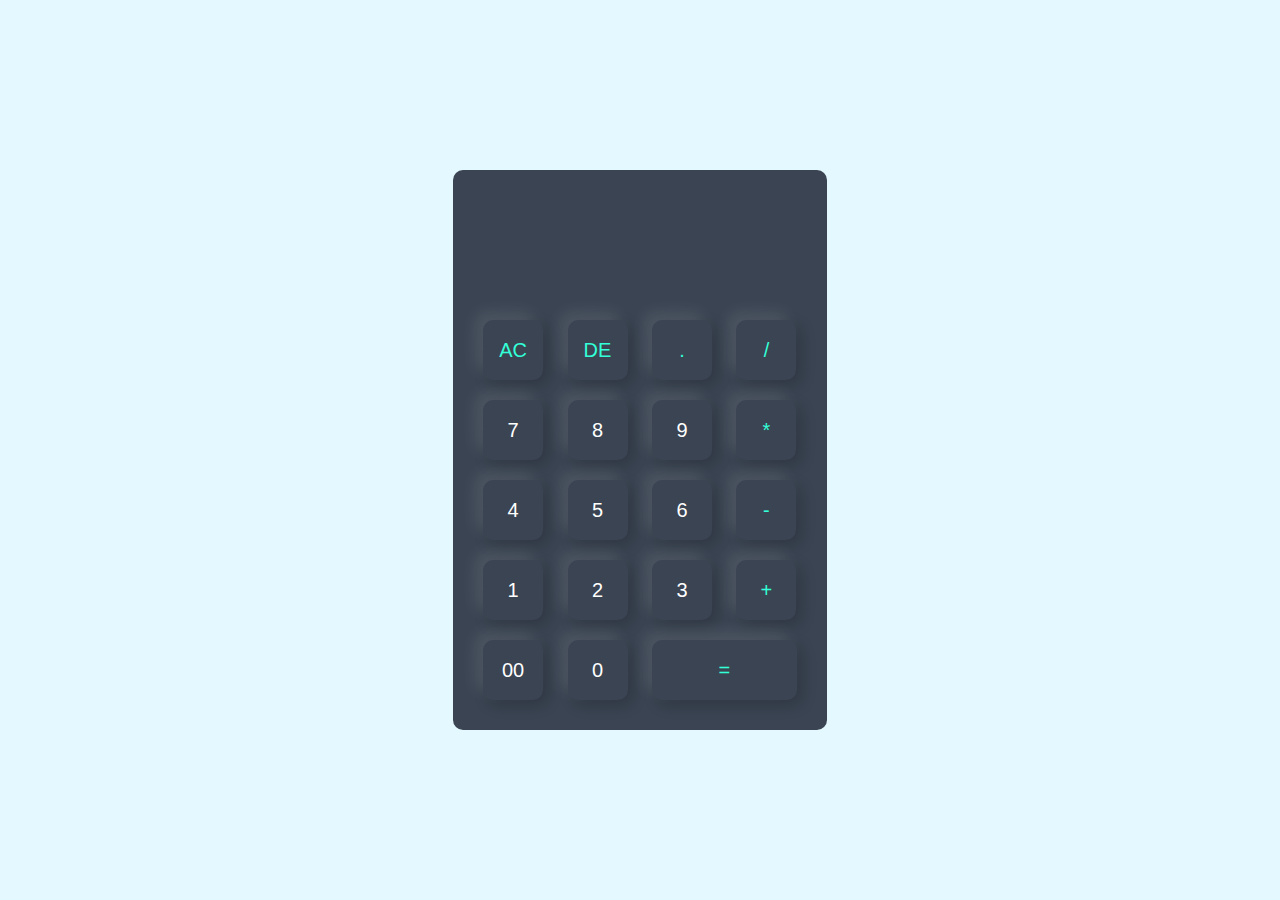
<file: Calculator/index.html>
<!DOCTYPE html>
<html lang="en">
  <head>
    <meta charset="UTF-8" />
    <meta name="viewport" content="width=device-width, initial-scale=1.0" />
    <title>Document</title>
    <link rel="stylesheet" href="style.css" />
  </head>
  <body>
    <div class="container">
      <div class="calculator">
        <form>
          <div class="display">
            <input type="text" name="display" />
          </div>
          <div>
            <input
              class="operator"
              type="button"
              value="AC"
              onclick="display.value = ''"
            />
            <input
              class="operator"
              type="button"
              value="DE"
              onclick="display.value = display.value.toString().slice(0,-1)"
            />
            <input
              class="operator"
              type="button"
              value="."
              onclick="display.value += '.'"
            />
            <input
              class="operator"
              type="button"
              value="/"
              onclick="display.value += '/'"
            />
          </div>
          <div>
            <input type="button" value="7" onclick="display.value += '7'" />
            <input type="button" value="8" onclick="display.value += '8'" />
            <input type="button" value="9" onclick="display.value += '9'" />
            <input
              class="operator"
              type="button"
              value="*"
              onclick="display.value += '*'"
            />
          </div>
          <div>
            <input type="button" value="4" onclick="display.value += '4'" />
            <input type="button" value="5" onclick="display.value += '5'" />
            <input type="button" value="6" onclick="display.value += '6'" />
            <input
              class="operator"
              type="button"
              value="-"
              onclick="display.value += '-'"
            />
          </div>
          <div>
            <input type="button" value="1" onclick="display.value += '1'" />
            <input type="button" value="2" onclick="display.value += '2'" />
            <input type="button" value="3" onclick="display.value += '3'" />
            <input
              class="operator"
              type="button"
              value="+"
              onclick="display.value += '+'"
            />
          </div>
          <div>
            <input type="button" value="00" onclick="display.value += '00'" />
            <input type="button" value="0" onclick="display.value += '0'" />
            <input
              class="equal operator"
              type="button"
              value="="
              onclick="display.value = eval(display.value)"
            />
          </div>
        </form>
      </div>
    </div>
    <script></script>
  </body>
</html>
</file>
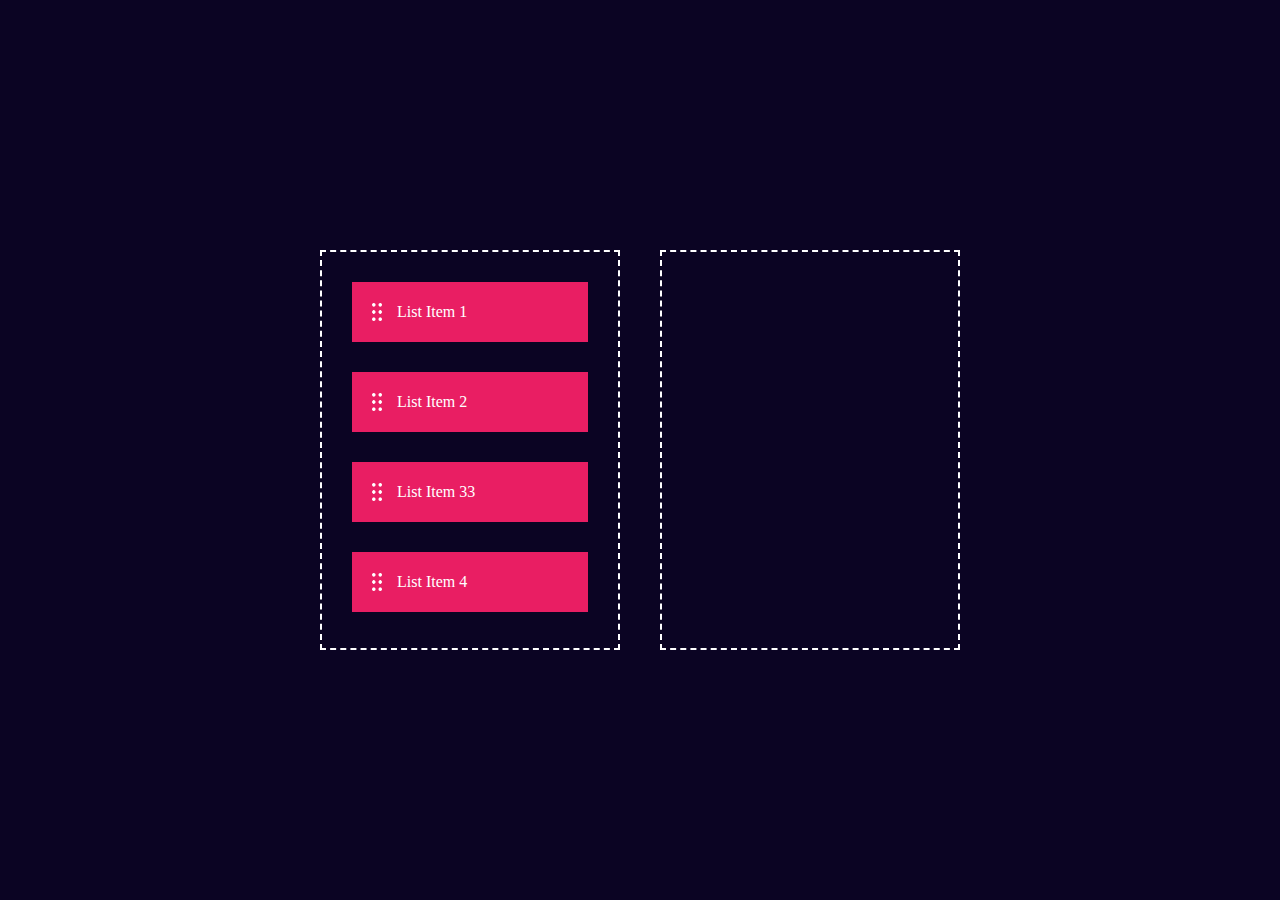
<file: DragnDrop/index.html>
<!DOCTYPE html>
<html lang="en">
  <head>
    <meta charset="UTF-8" />
    <meta name="viewport" content="width=device-width, initial-scale=1.0" />
    <title>Drag and Drog</title>
    <link rel="stylesheet" href="style.css" />
  </head>
  <body>
    <div class="container">
      <div id="left">
        <div class="list" draggable="true">
          <img src="drag_drop_icon.png" alt="icon" />
          List Item 1
        </div>
        <div class="list" draggable="true">
          <img src="drag_drop_icon.png" alt="icon" />
          List Item 2
        </div>
        <div class="list" draggable="true">
          <img src="drag_drop_icon.png" alt="icon" />
          List Item 33
        </div>
        <div class="list" draggable="true">
          <img src="drag_drop_icon.png" alt="icon" />
          List Item 4
        </div>
      </div>
      <div id="right"></div>
    </div>
    <script>
      let lists = document.getElementsByClassName("list");
      let leftBox = document.getElementById("left");
      let rightBox = document.getElementById("right");
      for (list of lists) {
        list.addEventListener("dragstart", function (e) {
          let selected = e.target;

          rightBox.addEventListener("dragover", function (e) {
            e.preventDefault();
          });
          rightBox.addEventListener("drop", function (e) {
            rightBox.appendChild(selected);
            selected = null;
          });

          leftBox.addEventListener("dragover", function (e) {
            e.preventDefault();
          });
          leftBox.addEventListener("drop", function (e) {
            leftBox.appendChild(selected);
            selected = null;
          });
        });
      }
    </script>
  </body>
</html>
</file>
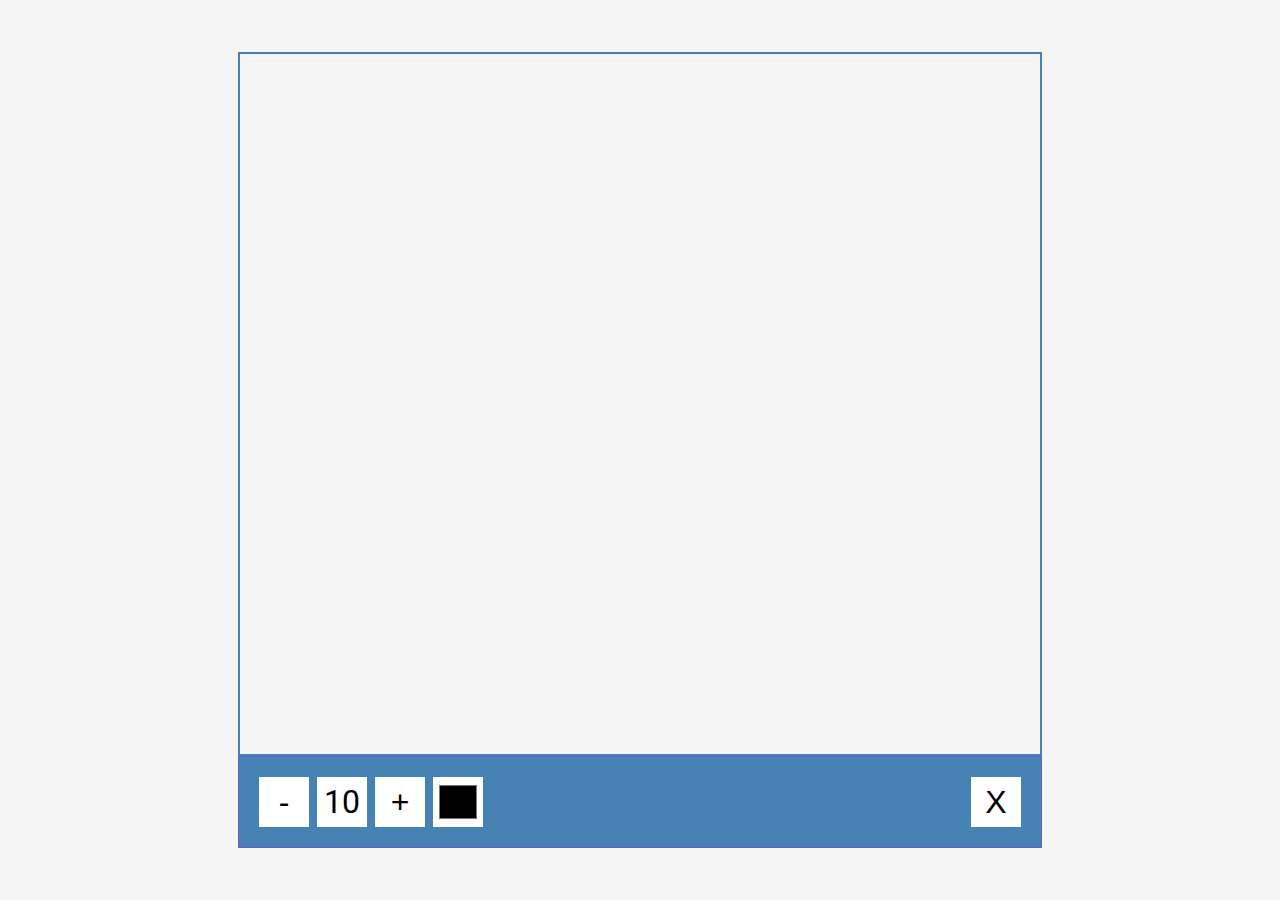
<file: Drawing_App/index.html>
<!DOCTYPE html>
<html lang="en">
  <head>
    <meta charset="UTF-8" />
    <meta name="viewport" content="width=device-width, initial-scale=1.0" />
    <link rel="stylesheet" href="style.css" />
    <title>Drawing App</title>
  </head>
  <body>
    <canvas id="canvas" width="800" height="700"></canvas>
    <div class="toolbox">
      <button id="decrease">-</button>
      <span id="size">10</span>
      <button id="increase">+</button>
      <input type="color" id="color" />
      <button id="clear">X</button>
    </div>

    <script src="script.js"></script>
  </body>
</html>
</file>
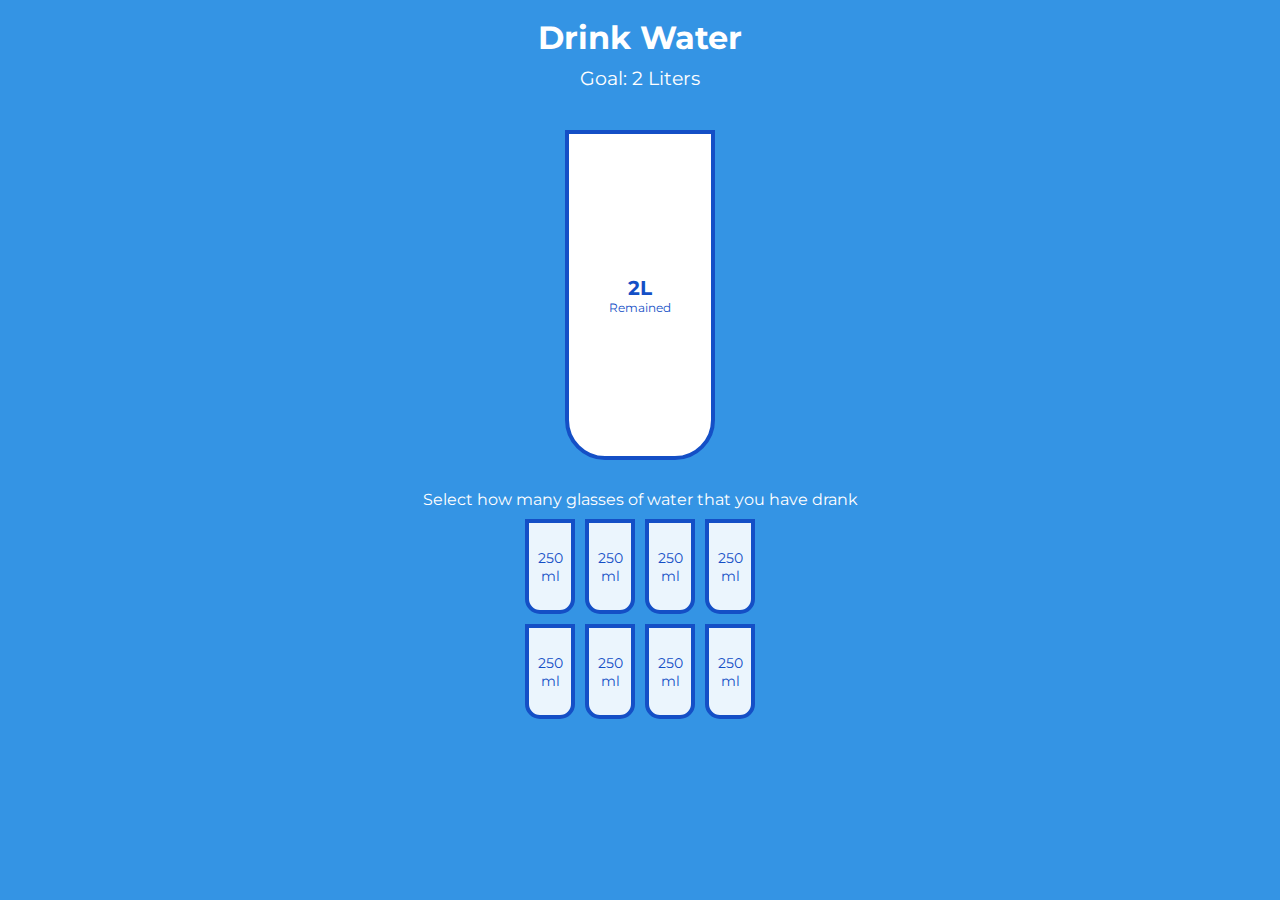
<file: Drink_Water/index.html>
<!DOCTYPE html>
<html lang="en">
  <head>
    <meta charset="UTF-8" />
    <meta name="viewport" content="width=device-width, initial-scale=1.0" />
    <link rel="stylesheet" href="style.css" />
    <title>Drink Water</title>
  </head>
  <body>
    <h1>Drink Water</h1>
    <h3>Goal: 2 Liters</h3>

    <div class="cup">
      <div class="remained" id="remained">
        <span id="liters"></span>
        <small>Remained</small>
      </div>

      <div class="percentage" id="percentage"></div>
    </div>

    <p class="text">Select how many glasses of water that you have drank</p>

    <div class="cups">
      <div class="cup cup-small">250 ml</div>
      <div class="cup cup-small">250 ml</div>
      <div class="cup cup-small">250 ml</div>
      <div class="cup cup-small">250 ml</div>
      <div class="cup cup-small">250 ml</div>
      <div class="cup cup-small">250 ml</div>
      <div class="cup cup-small">250 ml</div>
      <div class="cup cup-small">250 ml</div>
    </div>

    <script src="script.js"></script>
  </body>
</html>
</file>
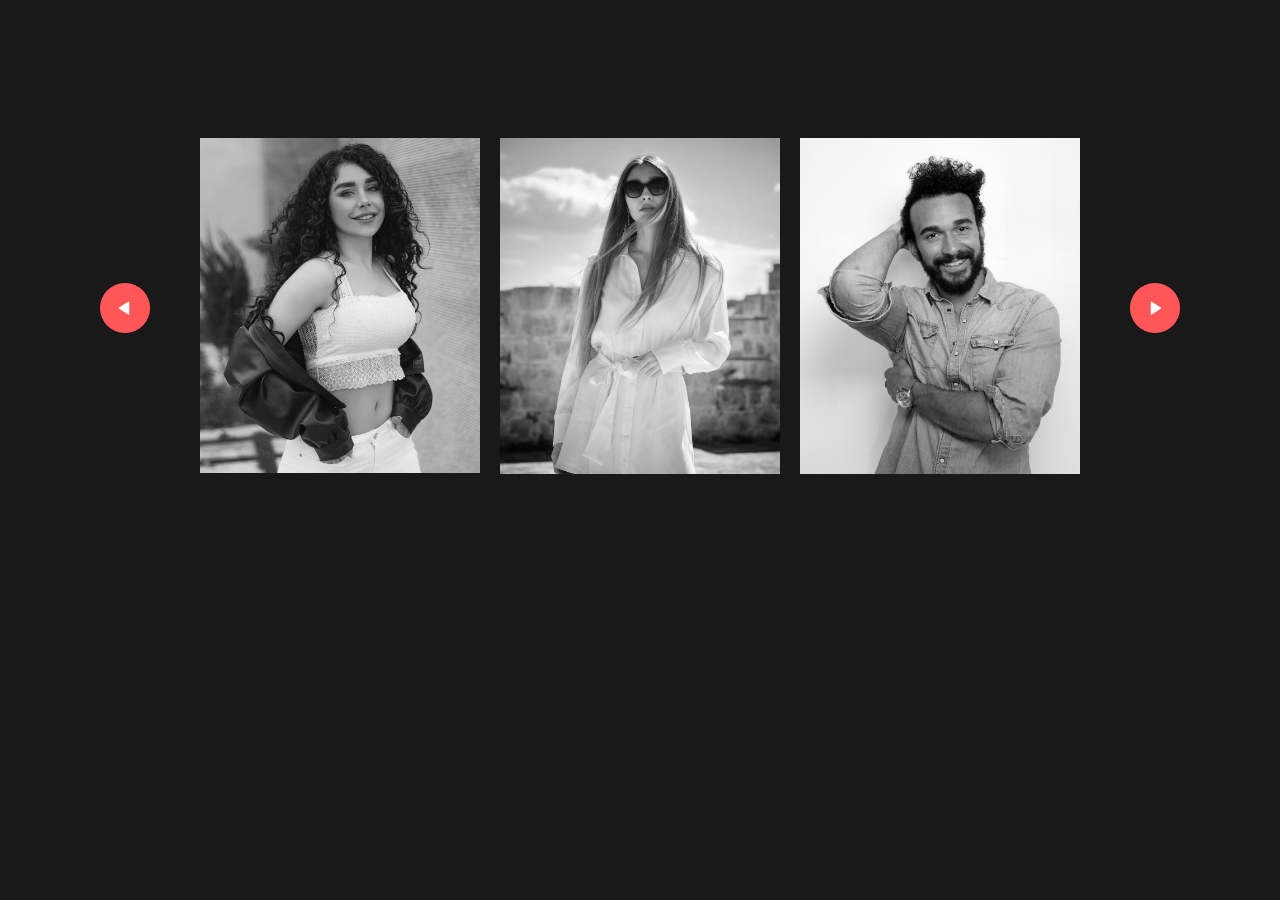
<file: Image_Gallery/index.html>
<!DOCTYPE html>
<html lang="en">
  <head>
    <meta charset="UTF-8" />
    <meta name="viewport" content="width=device-width, initial-scale=1.0" />
    <title>Image Gallery</title>
    <link rel="stylesheet" href="style.css" />
  </head>
  <body>
    <div class="gallery-wrap">
      <img src="images/back.png" id="backBtn" />
      <div class="gallery">
        <div>
          <span><img src="images/image-1.png" /></span>
          <span><img src="images/image-2.png" /></span>
          <span><img src="images/image-3.png" /></span>
        </div>
        <div>
          <span><img src="images/image-4.png" /></span>
          <span><img src="images/image-5.png" /></span>
          <span><img src="images/image-6.png" /></span>
        </div>
      </div>
      <img src="images/next.png" id="nextBtn" />
    </div>
    <script>
      let scrollContainer = document.querySelector(".gallery");
      let backBtn = document.getElementById("backBtn");
      let nextBtn = document.getElementById("nextBtn");
      scrollContainer.addEventListener("wheel", (event) => {
        event.preventDefault();
        scrollContainer.scrollLeft += event.deltaY;
        scrollContainer.style.scrollBehavior = "auto";
      });
      nextBtn.addEventListener("click", () => {
        scrollContainer.style.scrollBehavior = "smooth";
        scrollContainer.scrollLeft += 900;
      });
      backBtn.addEventListener("click", () => {
        scrollContainer.style.scrollBehavior = "smooth";
        scrollContainer.scrollLeft -= 900;
      });
    </script>
  </body>
</html>
</file>
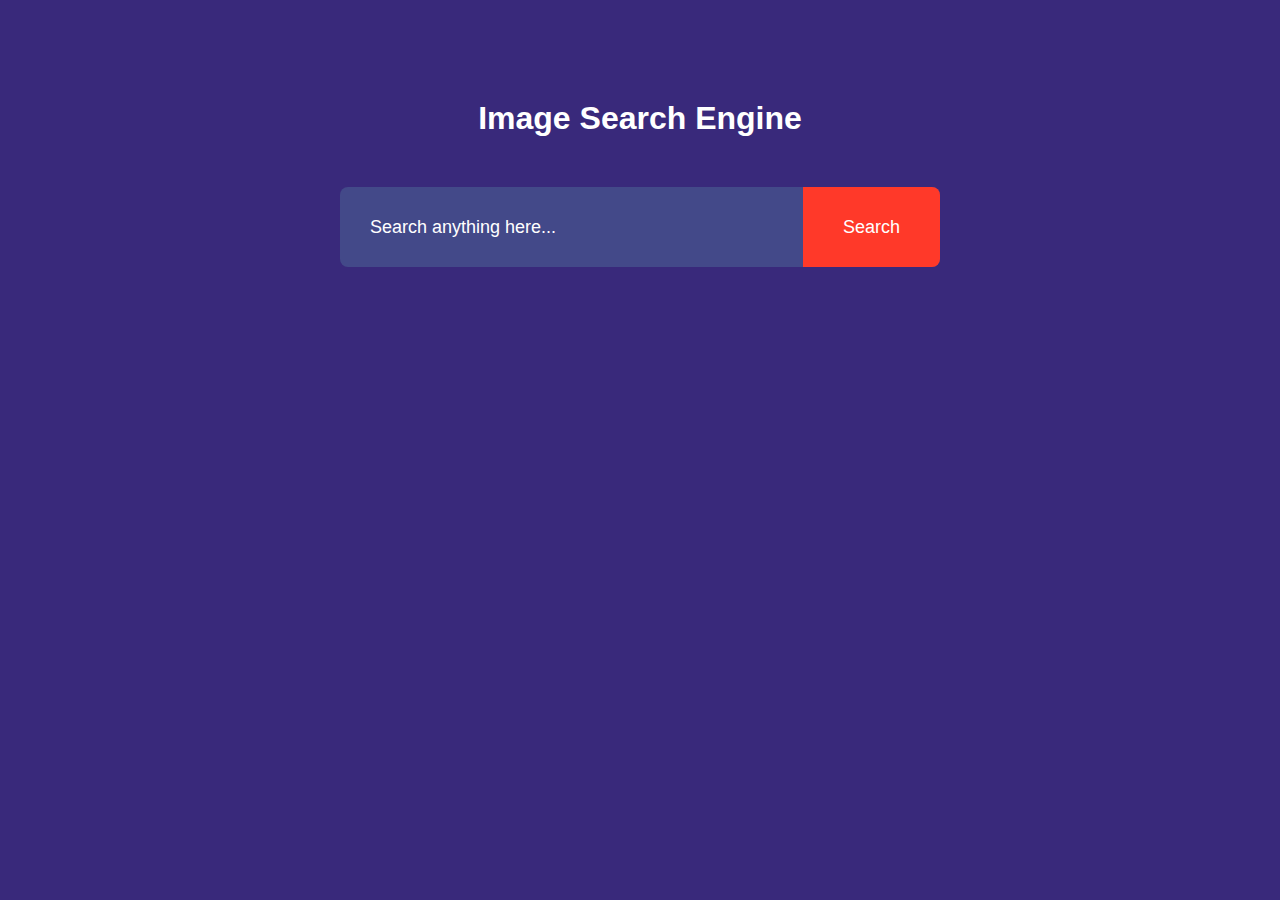
<file: Image_Search_Engine/index.html>
<!DOCTYPE html>
<html lang="en">
  <head>
    <meta charset="UTF-8" />
    <meta name="viewport" content="width=device-width, initial-scale=1.0" />
    <link rel="stylesheet" href="style.css" />
    <title>Image Search Engine</title>
  </head>
  <body>
    <h1>Image Search Engine</h1>
    <form id="search-forms">
      <input
        type="text"
        id="search-box"
        placeholder="Search anything here..."
      />
      <button>Search</button>
    </form>
    <div id="search-results"></div>
    <button id="show-more-btn">Show more</button>
    <script src="script.js"></script>
  </body>
</html>
</file>
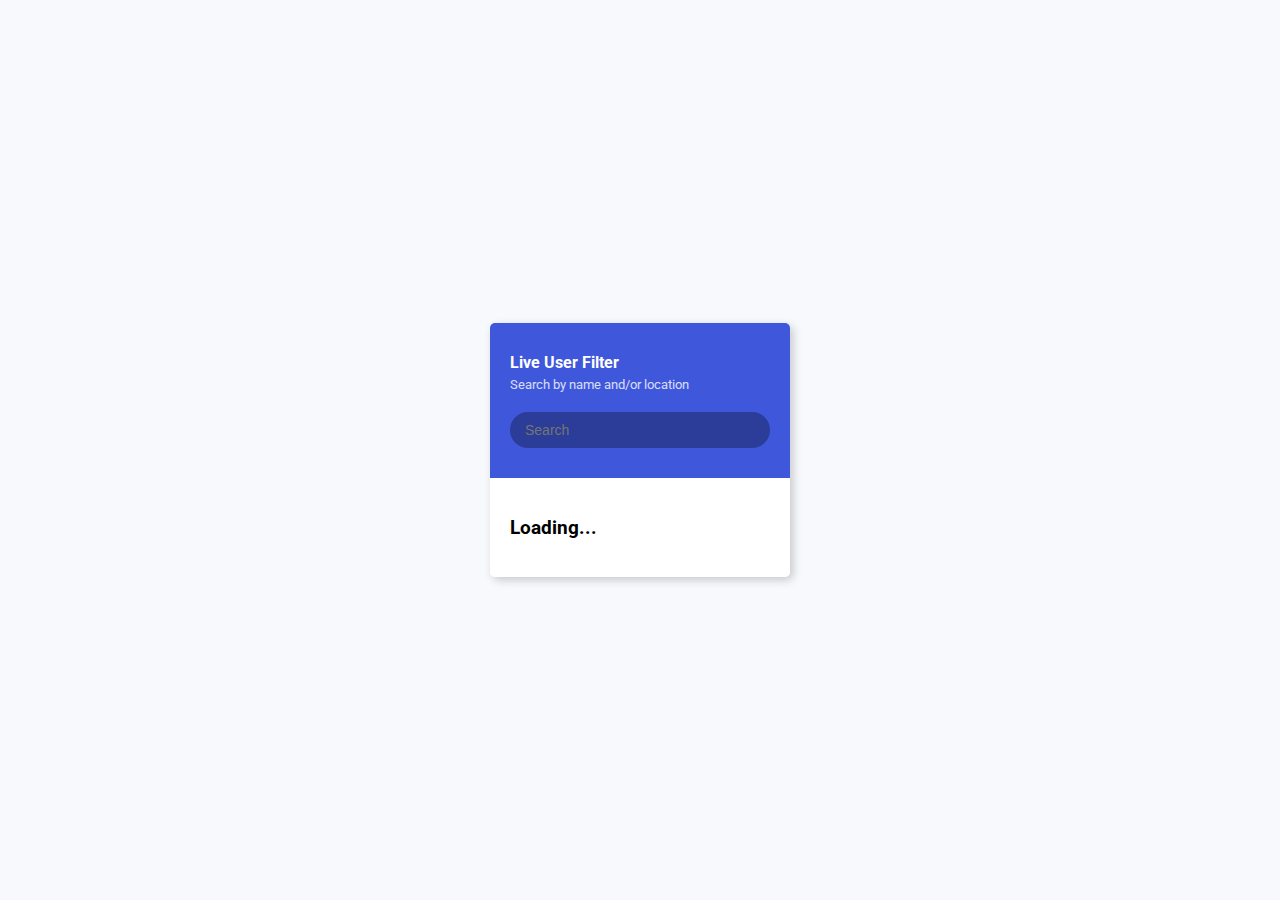
<file: Live_Filter/index.html>
<!DOCTYPE html>
<html lang="en">
  <head>
    <meta charset="UTF-8" />
    <meta name="viewport" content="width=device-width, initial-scale=1.0" />
    <link rel="stylesheet" href="style.css" />
    <title>Live User Filter</title>
  </head>
  <body>
    <div class="container">
      <header class="header">
        <h4 class="title">Live User Filter</h4>
        <small class="subtitle">Search by name and/or location</small>
        <input type="text" id="filter" placeholder="Search" />
      </header>

      <ul id="result" class="user-list">
        <li>
          <h3>Loading...</h3>
        </li>
      </ul>
    </div>
    <script src="script.js"></script>
  </body>
</html>
</file>
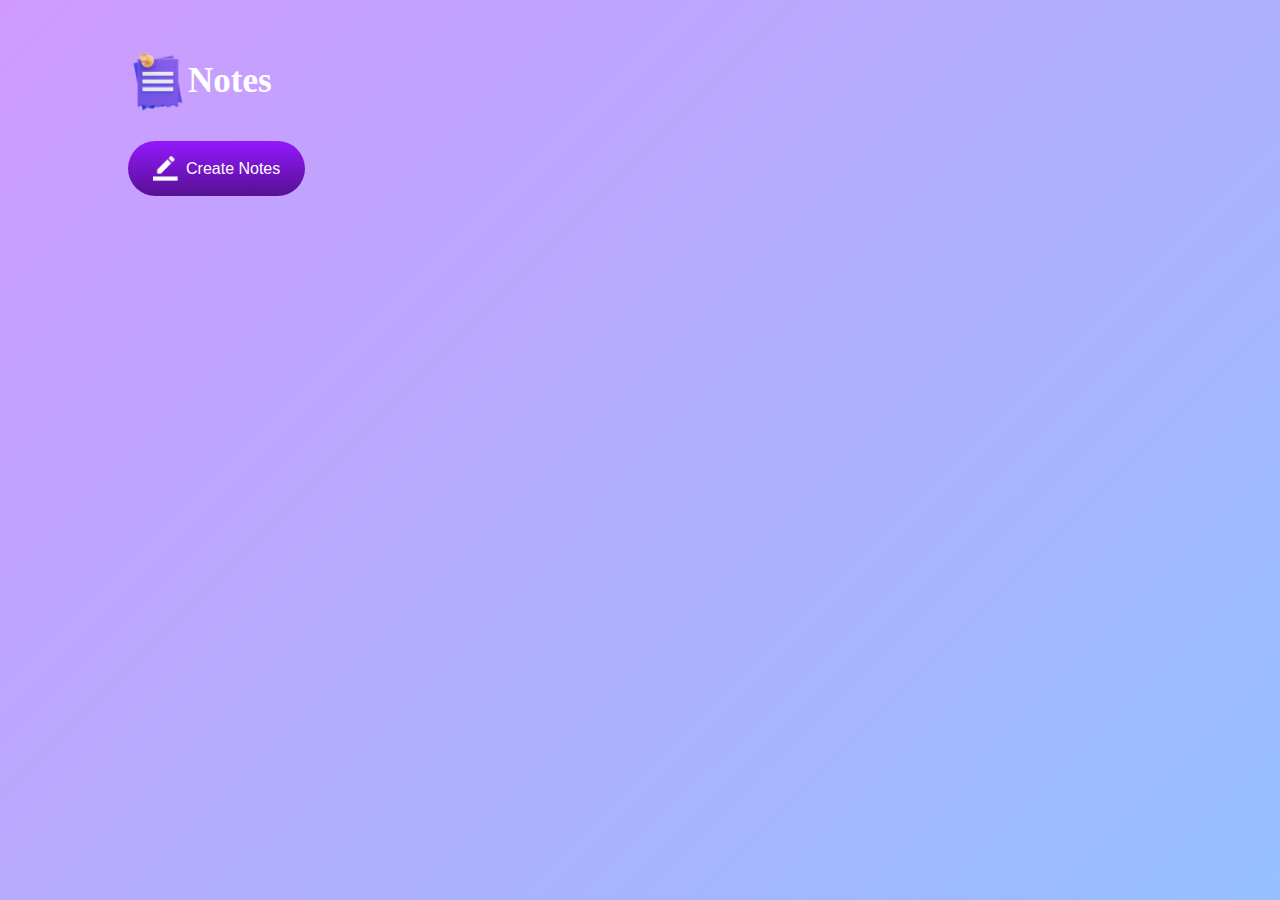
<file: Note/index.html>
<!DOCTYPE html>
<html lang="en">
  <head>
    <meta charset="UTF-8" />
    <meta name="viewport" content="width=device-width, initial-scale=1.0" />
    <title>Document</title>
    <link rel="stylesheet" href="style.css" />
  </head>
  <body>
    <div class="container">
      <h1><img src="images/notes.png" alt="head" />Notes</h1>
      <button class="btn">
        <img src="images/edit.png" alt="edit" />Create Notes
      </button>
      <div class="notes-container">
        <!-- <p contenteditable="true" class="input-box">
          <img src="images/delete.png" alt="delete" />
        </p> -->
      </div>
    </div>
    <script src="script.js"></script>
  </body>
</html>
</file>
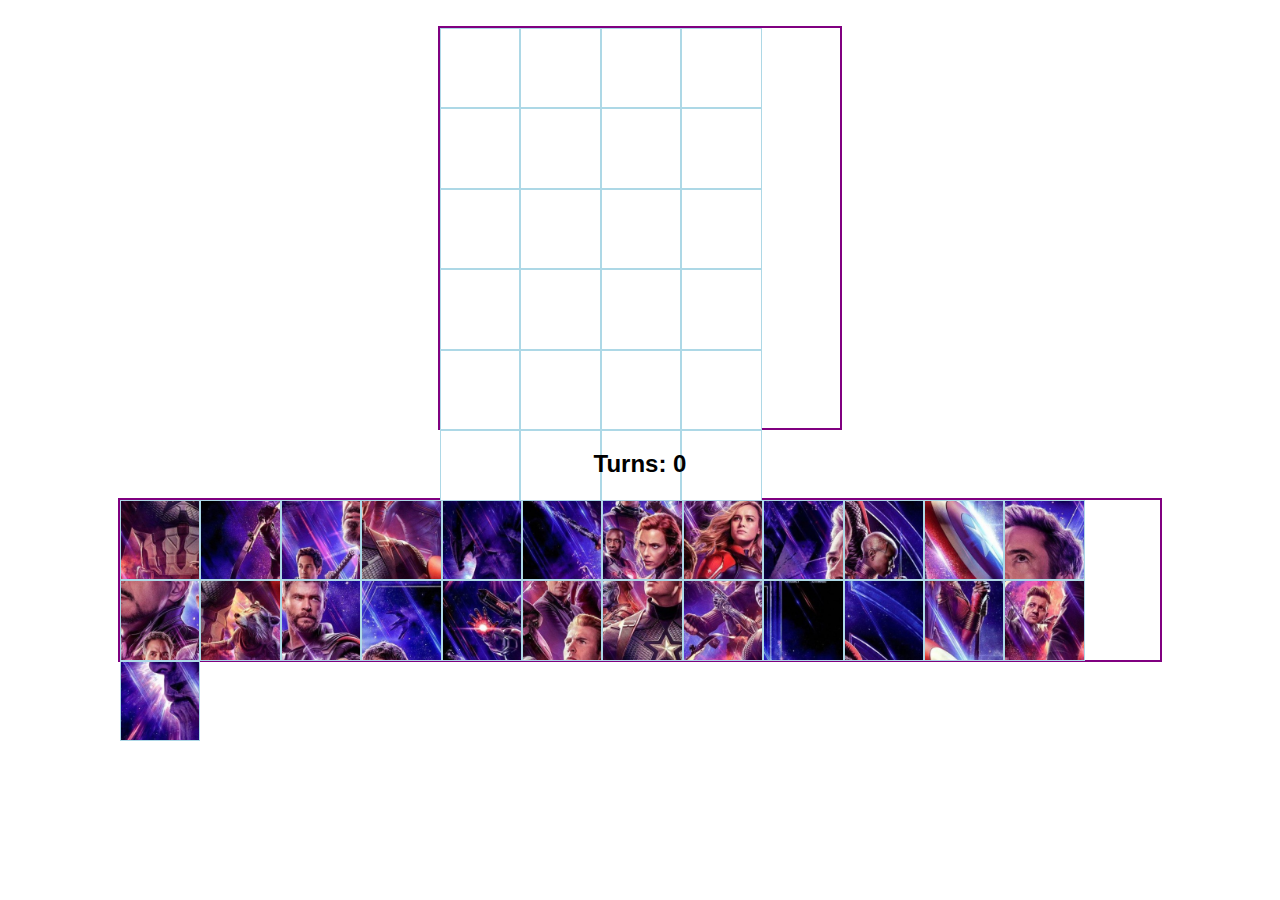
<file: PuzzleGame/index.html>
<!DOCTYPE html>
<html>
    <head>
        <meta charset="UTF-8">
        <meta name="viewport" content="width=device-width, initial-scale=1.0">
        <title>Avengers Puzzle</title>
        <link rel="stylesheet" href="puzzle.css">
        <script src="puzzle.js"></script>
    </head>

    <body>
        <br>
        <div id="board"></div>
        <h2>Turns: <span id="turns">0</span></h2>
        <div id="pieces"></div>
    </body>
</html>
</file>
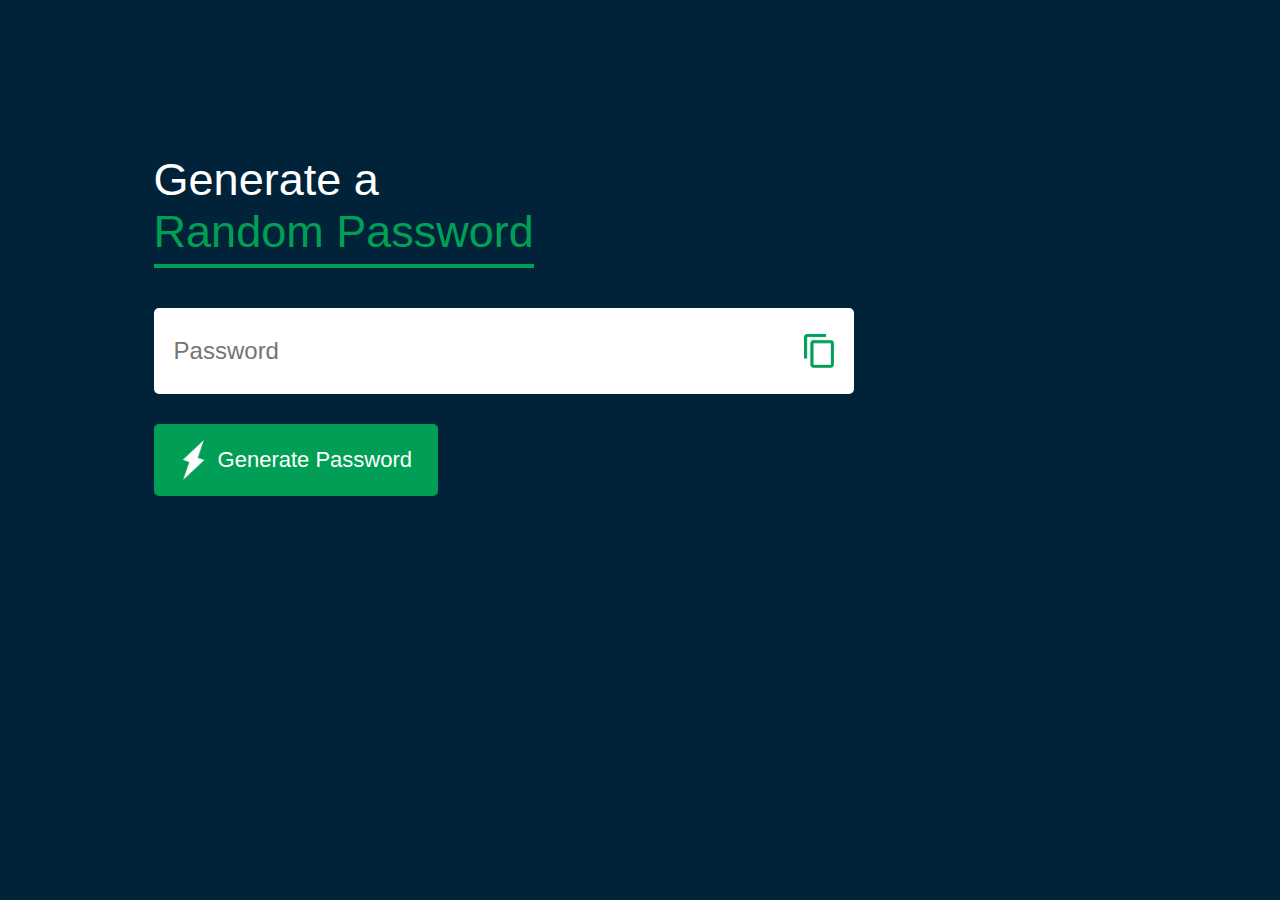
<file: Random_PassWord_Generate/index.html>
<!DOCTYPE html>
<html lang="en">
  <head>
    <meta charset="UTF-8" />
    <meta name="viewport" content="width=device-width, initial-scale=1.0" />
    <title>Document</title>
    <link rel="stylesheet" href="style.css" />
  </head>
  <body>
    <div class="container">
      <h1>
        Generate a<br />
        <span>Random Password</span>
      </h1>
      <div class="display">
        <input type="text" id="password" placeholder="Password" />
        <img onclick = "copyPassword()" src="images/copy.png" alt="Copy Icon" />
      </div>
      <button onclick = "createPassword()""><img src="images/generate.png" />Generate Password</button>
    </div>
    <script>
      const passwordBox = document.getElementById("password");
      const length = 12;
      const upperCase = "ABCDEFGHIJKLMNOPQRSTUVWXYZ";
      const lowerCase = "abcdefghijklmnopqrstuvwxyz";
      const number = "0123456789";
      const symbol = "!@#$%^&*()_+[]{}}|\/?-~,.`";

      const allChars = upperCase + lowerCase + number + symbol;
      function createPassword() {
        let password = "";
        password += upperCase[Math.floor(Math.random() * upperCase.length)];
        password += lowerCase[Math.floor(Math.random() * lowerCase.length)];
        password += number[Math.floor(Math.random() * number.length)];
        password += symbol[Math.floor(Math.random() * symbol.length)];
        while (length > password.length) {
          password += allChars[Math.floor(Math.random() * allChars.length)];
        }
        passwordBox.value = password;
      }
      function copyPassword(){
        passwordBox.select();
        document.execCommand("copy");
      }
    </script>
  </body>
</html>
</file>
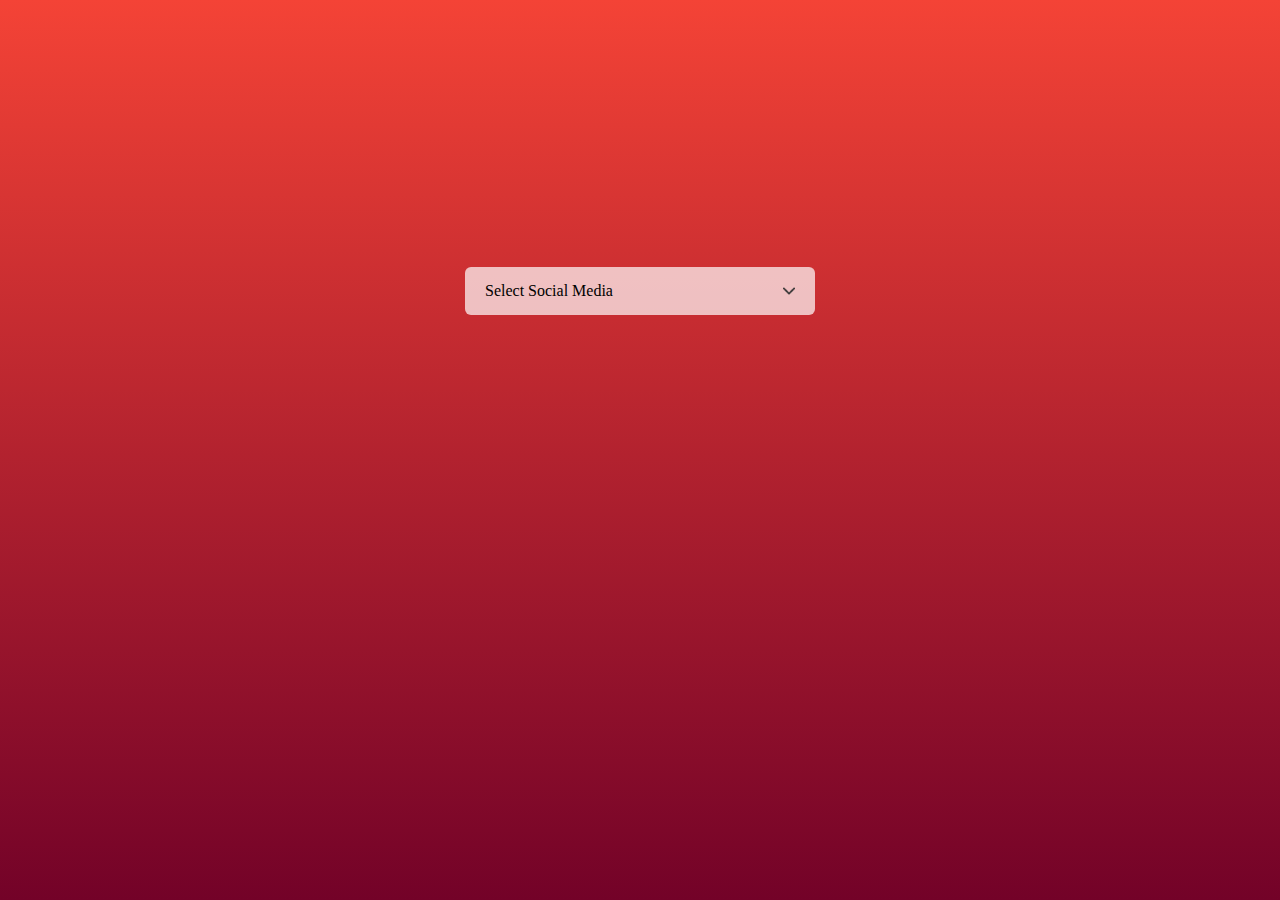
<file: Selection/index.html>
<!DOCTYPE html>
<html lang="en">
  <head>
    <meta charset="UTF-8" />
    <meta name="viewport" content="width=device-width, initial-scale=1.0" />
    <title>Document</title>
    <link rel="stylesheet" href="style.css" />
  </head>
  <body>
    <div class="container">
      <div class="selector">
        <div id="selectField">
          <p id="selectText">Select Social Media</p>
          <img src="images/arrow.png" alt="arrow" id="arrowIcon" />
        </div>
        <ul id="list" class="hide">
          <li class="options">
            <img src="images/facebook.png" alt="Facebook" />
            <p>Facebook</p>
          </li>
          <li class="options">
            <img src="images/youtube.png" alt="Facebook" />
            <p>Youtube</p>
          </li>
          <li class="options">
            <img src="images/instagram.png" alt="Facebook" />
            <p>Instagram</p>
          </li>
          <li class="options">
            <img src="images/pinterest.png" alt="Facebook" />
            <p>Pinterest</p>
          </li>
          <li class="options">
            <img src="images/whatsapp.png" alt="Facebook" />
            <p>Whatsapp</p>
          </li>
          <li class="options">
            <img src="images/twitter.png" alt="Facebook" />
            <p>Twitter</p>
          </li>
        </ul>
      </div>
    </div>
    <script>
      var selectField = document.getElementById("selectField");
      var selectText = document.getElementById("selectText");
      var options = document.getElementsByClassName("options");
      var list = document.getElementById("list");
      var arrowIcon = document.getElementById("arrowIcon");
      selectField.onclick = function () {
        list.classList.toggle("hide");
        arrowIcon.classList.toggle("rotate");
      };
      for (option of options) {
        option.onclick = function () {
          selectText.innerHTML = this.textContent;
          list.classList.toggle("hide");
          arrowIcon.classList.toggle("rotate");
        };
      }
    </script>
  </body>
</html>
</file>
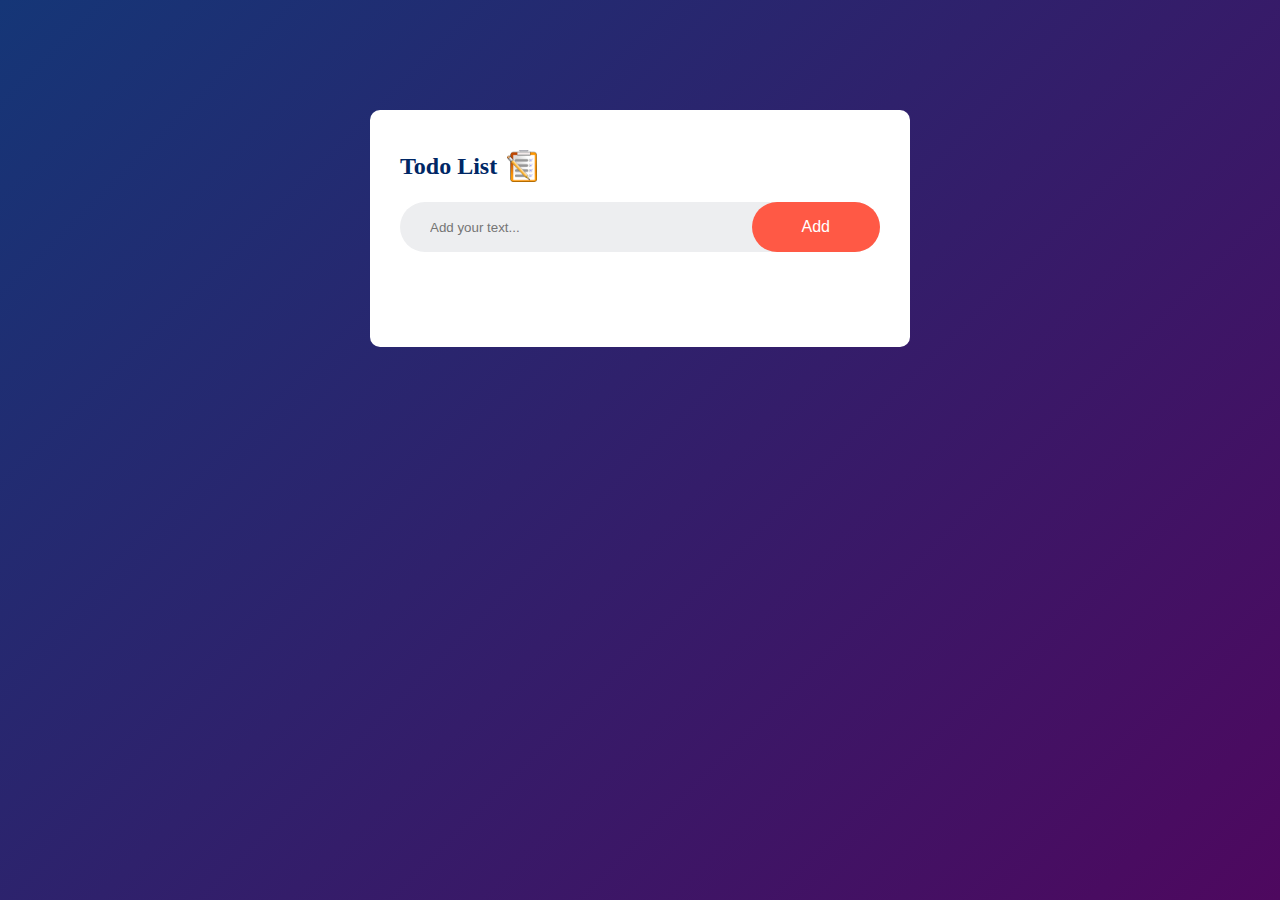
<file: Todo_List/index.html>
<!DOCTYPE html>
<html lang="en">
  <head>
    <meta charset="UTF-8" />
    <meta name="viewport" content="width=device-width, initial-scale=1.0" />
    <link rel="stylesheet" href="style.css" />
    <title>Todo List</title>
  </head>
  <body>
    <div class="container">
      <div class="todo-app">
        <h2>Todo List<img src="images/icon.png" /></h2>
        <div class="row">
          <input type="text" id="input-box" placeholder="Add your text..." />
          <button onclick="addTask()">Add</button>
        </div>
        <ul id="list-container"></ul>
      </div>
    </div>
    <script src="script.js"></script>
  </body>
</html>
</file>
<file: Calculator/style.css>
* {
  margin: 0;
  padding: 0;
  font-family: "Poppins", sans-serif;
  box-sizing: border-box;
}
.container {
  width: 100%;
  height: 100vh;
  background: #e3f9ff;
  display: flex;
  align-items: center;
  justify-content: center;
}
.calculator {
  background: #3a4452;
  padding: 20px;
  border-radius: 10px;
}
.calculator form input {
  border: 0;
  outline: 0;
  width: 60px;
  height: 60px;
  border-radius: 10px;
  background: transparent;
  margin: 10px;
  box-shadow: -8px -8px 15px rgba(255, 255, 255, 0.1),
    5px 5px 15px rgba(0, 0, 0, 0.2);
  font-size: 20px;
  color: #fff;
  cursor: pointer;
}
form .display {
  display: flex;
  justify-content: flex-end;
  margin: 20px 0;
}
form .display input {
  text-align: right;
  flex: 1;
  font-size: 45px;
  box-shadow: none;
}

form input.equal {
  width: 145px;
}

form input.operator {
  color: #33ffd8;
}
</file>
<file: DragnDrop/style.css>
* {
  padding: 0;
  margin: 0;
  box-sizing: border-box;
}
.container {
  width: 100%;
  min-height: 100vh;
  background: #0b0423;
  display: flex;
  align-items: center;
  justify-content: center;
}
#left,
#right {
  width: 300px;
  min-height: 400px;
  margin: 20px;
  border: 2px dashed #fff;
}
.list {
  background: #e91e63;
  height: 60px;
  margin: 30px;
  color: #fff;
  display: flex;
  align-items: center;
  cursor: grab;
}
.list img {
  width: 10px;
  margin-right: 15px;
  margin-left: 20px;
}
</file>
<file: Drawing_App/style.css>
@import url("https://fonts.googleapis.com/css2?family=Roboto:wght@400;700&display=swap");

* {
  box-sizing: border-box;
}

body {
  background-color: #f5f5f5;
  font-family: "Roboto", sans-serif;
  display: flex;
  flex-direction: column;
  align-items: center;
  justify-content: center;
  height: 100vh;
  margin: 0;
}

canvas {
  border: 2px solid steelblue;
}

.toolbox {
  background-color: steelblue;
  border: 1px solid slateblue;
  display: flex;
  width: 804px;
  padding: 1rem;
}

.toolbox > * {
  background-color: #fff;
  border: none;
  display: inline-flex;
  align-items: center;
  justify-content: center;
  font-size: 2rem;
  height: 50px;
  width: 50px;
  margin: 0.25rem;
  padding: 0.25rem;
  cursor: pointer;
}

.toolbox > *:last-child {
  margin-left: auto;
}
</file>
<file: Drink_Water/style.css>
@import url("https://fonts.googleapis.com/css?family=Montserrat:400,600&display=swap");

:root {
  --border-color: #144fc6;
  --fill-color: #6ab3f8;
}

* {
  box-sizing: border-box;
}

body {
  background-color: #3494e4;
  color: #fff;
  font-family: "Montserrat", sans-serif;
  display: flex;
  flex-direction: column;
  align-items: center;
  margin-bottom: 40px;
}

h1 {
  margin: 10px 0 0;
}

h3 {
  font-weight: 400;
  margin: 10px 0;
}

.cup {
  background-color: #fff;
  border: 4px solid var(--border-color);
  color: var(--border-color);
  border-radius: 0 0 40px 40px;
  height: 330px;
  width: 150px;
  margin: 30px 0;
  display: flex;
  flex-direction: column;
  overflow: hidden;
}

.cup.cup-small {
  height: 95px;
  width: 50px;
  border-radius: 0 0 15px 15px;
  background-color: rgba(255, 255, 255, 0.9);
  cursor: pointer;
  font-size: 14px;
  align-items: center;
  justify-content: center;
  text-align: center;
  margin: 5px;
  transition: 0.3s ease;
}

.cup.cup-small.full {
  background-color: var(--fill-color);
  color: #fff;
}

.cups {
  display: flex;
  flex-wrap: wrap;
  align-items: center;
  justify-content: center;
  width: 280px;
}

.remained {
  display: flex;
  flex-direction: column;
  align-items: center;
  justify-content: center;
  text-align: center;
  flex: 1;
  transition: 0.3s ease;
}

.remained span {
  font-size: 20px;
  font-weight: bold;
}

.remained small {
  font-size: 12px;
}

.percentage {
  background-color: var(--fill-color);
  display: flex;
  align-items: center;
  justify-content: center;
  font-weight: bold;
  font-size: 30px;
  height: 0;
  transition: 0.3s ease;
}

.text {
  text-align: center;
  margin: 0 0 5px;
}
</file>
<file: Image_Gallery/style.css>
* {
  margin: 0;
  padding: 0;
  box-sizing: border-box;
}
body {
  background: #191919;
}
.gallery {
  width: 900px;
  display: flex;
  overflow-x: scroll;
}

.gallery div {
  width: 100%;
  display: grid;
  grid-template-columns: auto auto auto;
  grid-gap: 20px;
  padding: 10px;
  flex: none;
}
.gallery div img {
  width: 100%;
  filter: grayscale(100%);
  transition: transform 0.5s;
}
.gallery::-webkit-scrollbar {
  display: none;
}
.gallery-wrap {
  display: flex;
  align-items: center;
  justify-content: center;
  margin: 10% auto;
}
#nextBtn,
#backBtn {
  width: 50px;
  cursor: pointer;
  margin: 40px;
}
.gallery div img:hover {
  filter: grayscale(0);
  cursor: pointer;
  transform: scale(1.1);
}
</file>
<file: Image_Search_Engine/style.css>
* {
  margin: 0;
  padding: 0;
  box-sizing: border-box;
  font-family: "Poppins", sans-serif;
}
body {
  background: #39297b;
  color: #fff;
}
h1 {
  text-align: center;
  margin: 100px auto 50px;
  font-weight: 600;
}
form {
  width: 90%;
  max-width: 600px;
  height: 80px;
  margin: auto;
  background: #434989;
  display: flex;
  align-items: center;
  border-radius: 8px;
}
form input {
  flex: 1;
  height: 100%;
  border: 0;
  outline: 0;
  background: transparent;
  color: #fff;
  font-size: 18px;
  padding: 0 30px;
}
form button {
  padding: 0 40px;
  height: 100%;
  background: #ff3929;
  color: #fff;
  font-size: 18px;
  border: 0;
  outline: 0;
  border-top-right-radius: 8px;
  border-bottom-right-radius: 8px;
  cursor: pointer;
}
::placeholder {
  color: #fff;
  font-size: 18px;
}
#show-more-btn {
  background: #ff3929;
  color: #fff;
  border: 0;
  outline: 0;
  padding: 10px 20px;
  border-radius: 4px;
  margin: 10px auto 100px;
  cursor: pointer;
  display: none;
}
#search-results {
  width: 80%;
  margin: 100px auto 50px;
  display: grid;
  grid-template-columns: 1fr 1fr 1fr;
  grid-gap: 40px;
}
#search-results img {
  width: 100%;
  height: 230px;
  object-fit: cover;
  border-radius: 5px;
}
</file>
<file: Live_Filter/style.css>
@import url("https://fonts.googleapis.com/css2?family=Roboto:wght@400;700&display=swap");

* {
  box-sizing: border-box;
}

body {
  background-color: #f8f9fd;
  font-family: "Roboto", sans-serif;
  display: flex;
  align-items: center;
  justify-content: center;
  height: 100vh;
  overflow: hidden;
  margin: 0;
}

.container {
  border-radius: 5px;
  box-shadow: 3px 3px 10px rgba(0, 0, 0, 0.2);
  overflow: hidden;
  width: 300px;
}

.title {
  margin: 0;
}

.subtitle {
  display: inline-block;
  margin: 5px 0 20px;
  opacity: 0.8;
}

.header {
  background-color: #3e57db;
  color: #fff;
  padding: 30px 20px;
}

.header input {
  background-color: rgba(0, 0, 0, 0.3);
  border: 0;
  border-radius: 50px;
  color: #fff;
  font-size: 14px;
  padding: 10px 15px;
  width: 100%;
}

.header input:focus {
  outline: none;
}

.user-list {
  background-color: #fff;
  list-style-type: none;
  margin: 0;
  padding: 0;
  max-height: 400px;
  overflow-y: auto;
}

.user-list li {
  display: flex;
  padding: 20px;
}

.user-list img {
  border-radius: 50%;
  object-fit: cover;
  height: 50px;
  width: 50px;
}

.user-list .user-info {
  margin-left: 10px;
}

.user-list .user-info h4 {
  margin: 0 0 10px;
}

.user-list .user-info p {
  font-size: 12px;
}

.user-list li:not(:last-of-type) {
  border-bottom: 1px solid #eee;
}

.user-list li.hide {
  display: none;
}
</file>
<file: Note/style.css>
* {
  margin: 0;
  padding: 0;
  box-sizing: border-box;
}
.container {
  width: 100%;
  min-height: 100vh;
  background: linear-gradient(135deg, #cf9aff, #95c0ff);
  color: #fff;
  padding-top: 4%;
  padding-left: 10%;
}
.container h1 {
  display: flex;
  align-items: center;
  font-size: 35px;
  font-weight: 600;
}
.container h1 img {
  width: 60px;
}
.container button img {
  width: 25px;
  margin-right: 8px;
}
.container button {
  display: flex;
  align-items: center;
  background: linear-gradient(#9418fd, #571094);
  color: #fff;
  font-size: 16px;
  outline: 0;
  border: 0;
  border-radius: 40px;
  padding: 15px 25px;
  margin: 30px 0 20px;
  cursor: pointer;
}
.input-box {
  width: 100%;
  max-width: 500px;
  min-height: 150px;
  background: #fff;
  color: #333;
  padding: 20px;
  margin: 20px 0;
  position: relative;
  border-radius: 5px;
}
.input-box img {
  position: absolute;
  right: 15px;
  bottom: 15px;
  width: 25px;
  cursor: pointer;
}
</file>
<file: PuzzleGame/puzzle.css>
body {
  font-family: Arial, Helvetica, sans-serif;
  text-align: center;
}

#board {
  width: 400px;
  height: 400px;
  border: 2px solid purple;

  margin: 0 auto;
  display: flex;
  flex-wrap: wrap;
}

#board img {
  width: 78.4px;
  height: 78.4px;
  border: 0.5px solid lightblue;
}

#pieces {
  width: 1040px;
  height: 160px;
  border: 2px solid purple;

  margin: 0 auto;
  display: flex;
  flex-wrap: wrap;
}

#pieces img {
  width: 78.4px;
  height: 78.4px;
  border: 0.5px solid lightblue;
}
</file>
<file: Random_PassWord_Generate/style.css>
* {
  margin: 0;
  padding: 0;
  box-sizing: border-box;
  font-family: "Poppins", sans-serif;
}
body {
  background: #002339;
  color: #fff;
}
.container {
  margin: 12%;
  width: 90%;
  max-width: 700px;
}
.display {
  width: 100%;
  margin-top: 50px;
  margin-bottom: 30px;
  background: #fff;
  color: #333;
  display: flex;
  align-items: center;
  justify-content: space-between;
  padding: 26px 20px;
  border-radius: 5px;
}
.container h1 {
  font-weight: 500;
  font-size: 45px;
}
.container h1 span {
  color: #019f55;
  border-bottom: 4px solid #019f55;
  padding-bottom: 7px;
}
.display img {
  width: 30px;
  cursor: pointer;
}
.display input {
  border: 0;
  outline: 0;
  font-size: 24px;
}
.container button img {
  width: 28px;
  margin-right: 10px;
}
.container button {
  border: 0;
  outline: 0;
  background: #019f55;
  color: #fff;
  font-size: 22px;
  font-weight: 300;
  display: flex;
  align-items: center;
  justify-content: center;
  padding: 16px 26px;
  border-radius: 5px;
  cursor: pointer;
}
</file>
<file: Selection/style.css>
* {
  margin: 0;
  padding: 0;
  box-sizing: border-box;
}
.container {
  width: 100%;
  height: 100vh;
  background-image: linear-gradient(#f44336, #730228);
  display: flex;
  align-items: center;
  justify-content: center;
}
.selector {
  width: 350px;
}
#selectField {
  width: 100%;
  padding: 15px 20px;
  box-sizing: border-box;
  margin-bottom: 30px;
  background: rgba(255, 255, 255, 0.7);
  border-radius: 6px;
  display: flex;
  align-items: center;
  justify-content: space-between;
  cursor: pointer;
}
#selectField img {
  width: 12px;
  transition: transform 0.5s;
}
#list {
  width: 100%;
  background: rgba(255, 255, 255, 0.7);
  border-radius: 6px;
  overflow: hidden;
}
#list .options {
  width: 100%;
  padding: 15px 0 15px 70px;
  list-style: none;
  cursor: pointer;
  box-sizing: border-box;
  position: relative;
}
#list .options img {
  width: 25px;
  position: absolute;
  top: 12px;
  left: 25px;
}
#list .options:hover {
  background: rgba(255, 255, 255, 0.7);
}
.hide {
  visibility: hidden;
}
.rotate {
  transform: rotate(180deg);
}
</file>
<file: Todo_List/style.css>
* {
  margin: 0;
  padding: 0;
  box-sizing: border-box;
}
.container {
  width: 100%;
  min-height: 100vh;
  background: linear-gradient(135deg, #153677, #4e085f);
  padding: 10px;
}
.todo-app {
  width: 100%;
  max-width: 540px;
  background: #fff;
  margin: 100px auto 20px;
  padding: 40px 30px 70px;
  border-radius: 10px;
}
.todo-app h2 {
  color: #002765;
  display: flex;
  align-items: center;
  margin-bottom: 20px;
}
.todo-app h2 img {
  width: 30px;
  margin-left: 10px;
}
.row {
  display: flex;
  align-items: center;
  justify-content: space-between;
  background: #edeef0;
  border-radius: 30px;
  padding-left: 20px;
  margin-bottom: 25px;
}
input {
  flex: 1;
  border: none;
  outline: none;
  background: transparent;
  padding: 10px;
}
button {
  border: none;
  outline: none;
  padding: 16px 50px;
  background: #ff5945;
  color: #fff;
  font-size: 16px;
  cursor: pointer;
  border-radius: 40px;
}
ul li {
  list-style: none;
  font-size: 17px;
  padding: 12px 8px 12px 50px;
  user-select: none;
  cursor: pointer;
  position: relative;
}
ul li::before {
  content: "";
  position: absolute;
  height: 28px;
  width: 28px;
  border-radius: 50%;
  background-image: url(images/unchecked.png);
  background-size: cover;
  background-position: center;
  top: 12px;
  left: 8px;
}
ul li.checked {
  color: #555;
  text-decoration: line-through;
}
ul li.checked::before {
  background-image: url(images/checked.png);
}
ul li span {
  position: absolute;
  right: 0;
  top: 5px;
  width: 40px;
  height: 40px;
  font-size: 22px;
  color: #555;
  line-height: 40px;
  text-align: center;
}

ul li span:hover {
  background: #edeef0;
}
</file>
